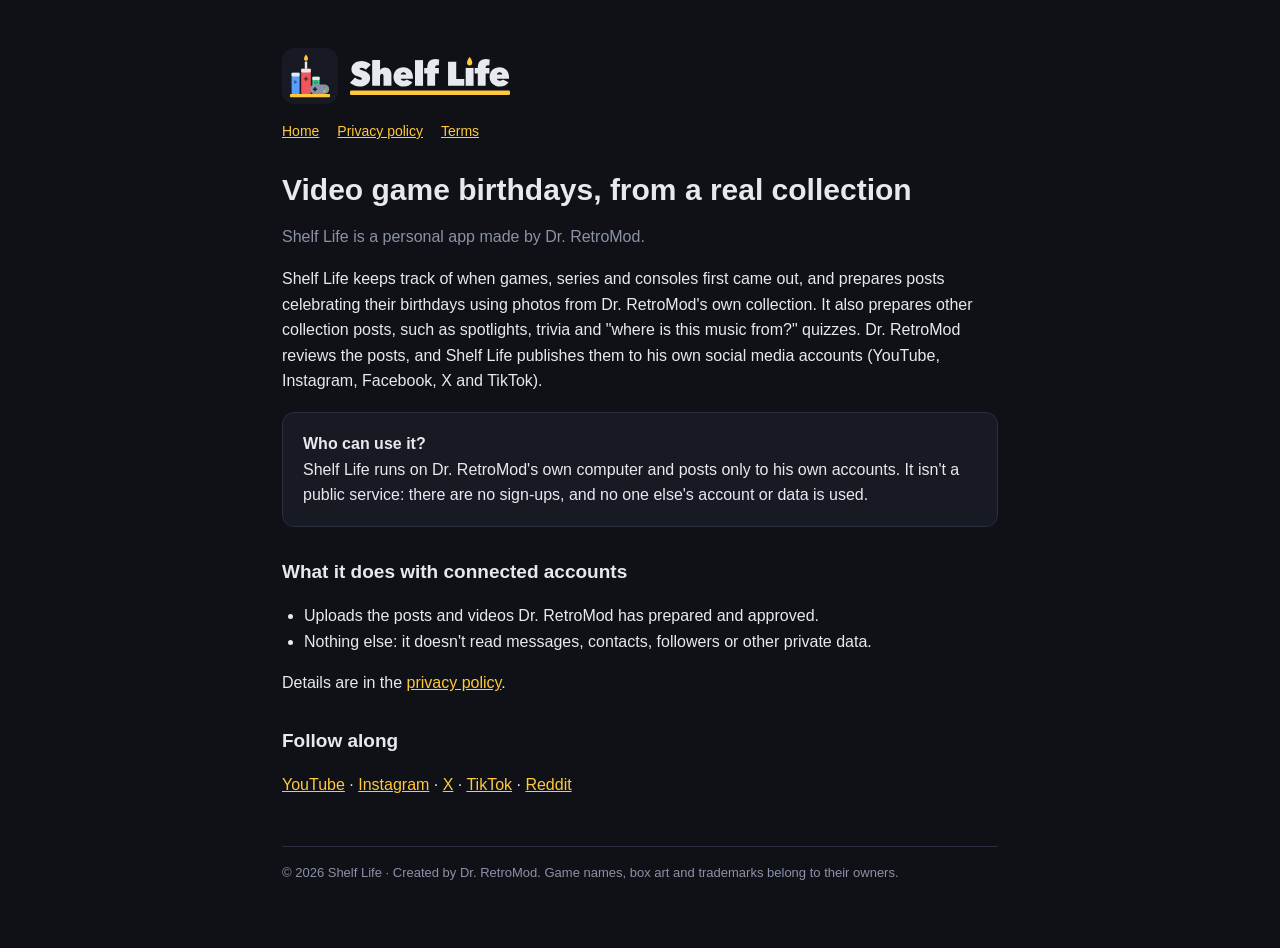
<file: index.html>
<!doctype html>
<html lang="en-GB">
<head>
  <meta charset="utf-8">
  <meta name="viewport" content="width=device-width, initial-scale=1">
  <title>Shelf Life · by Dr. RetroMod</title>
  <meta name="description" content="Shelf Life is Dr. RetroMod's personal app for posting video game, series and console birthdays with photos from his own collection.">
  <link rel="icon" href="logo.svg">
  <link rel="stylesheet" href="style.css?v=2">
</head>
<body>
<main>
  <header><a href="./" class="brand"><img src="logo.svg" alt="" class="mark"><img src="wordmark.svg" alt="Shelf Life" class="word"></a></header>
  <nav><a href="./">Home</a><a href="privacy.html">Privacy policy</a><a href="terms.html">Terms</a></nav>

  <h1>Video game birthdays, from a real collection</h1>
  <p class="muted">Shelf Life is a personal app made by Dr. RetroMod.</p>

  <p>Shelf Life keeps track of when games, series and consoles first came out, and prepares posts celebrating their
    birthdays using photos from Dr. RetroMod's own collection. It also prepares other collection posts, such as
    spotlights, trivia and "where is this music from?" quizzes. Dr. RetroMod reviews the posts, and Shelf Life
    publishes them to his own social media accounts (YouTube, Instagram, Facebook, X and TikTok).</p>

  <div class="card">
    <b>Who can use it?</b><br>
    Shelf Life runs on Dr. RetroMod's own computer and posts only to his own accounts. It isn't a public service:
    there are no sign-ups, and no one else's account or data is used.
  </div>

  <h2>What it does with connected accounts</h2>
  <ul>
    <li>Uploads the posts and videos Dr. RetroMod has prepared and approved.</li>
    <li>Nothing else: it doesn't read messages, contacts, followers or other private data.</li>
  </ul>
  <p>Details are in the <a href="privacy.html">privacy policy</a>.</p>

  <h2>Follow along</h2>
  <p><a href="https://www.youtube.com/@Dr.RetroMod">YouTube</a> ·
    <a href="https://www.instagram.com/dr.retromod/">Instagram</a> ·
    <a href="https://x.com/Dr_RetroMod">X</a> ·
    <a href="https://www.tiktok.com/@dr_retromod">TikTok</a> ·
    <a href="https://www.reddit.com/user/Dr_RetroMod/">Reddit</a></p>

  <footer>© 2026 Shelf Life · Created by Dr. RetroMod. Game names, box art and trademarks belong to their owners.</footer>
</main>
</body>
</html>
</file>
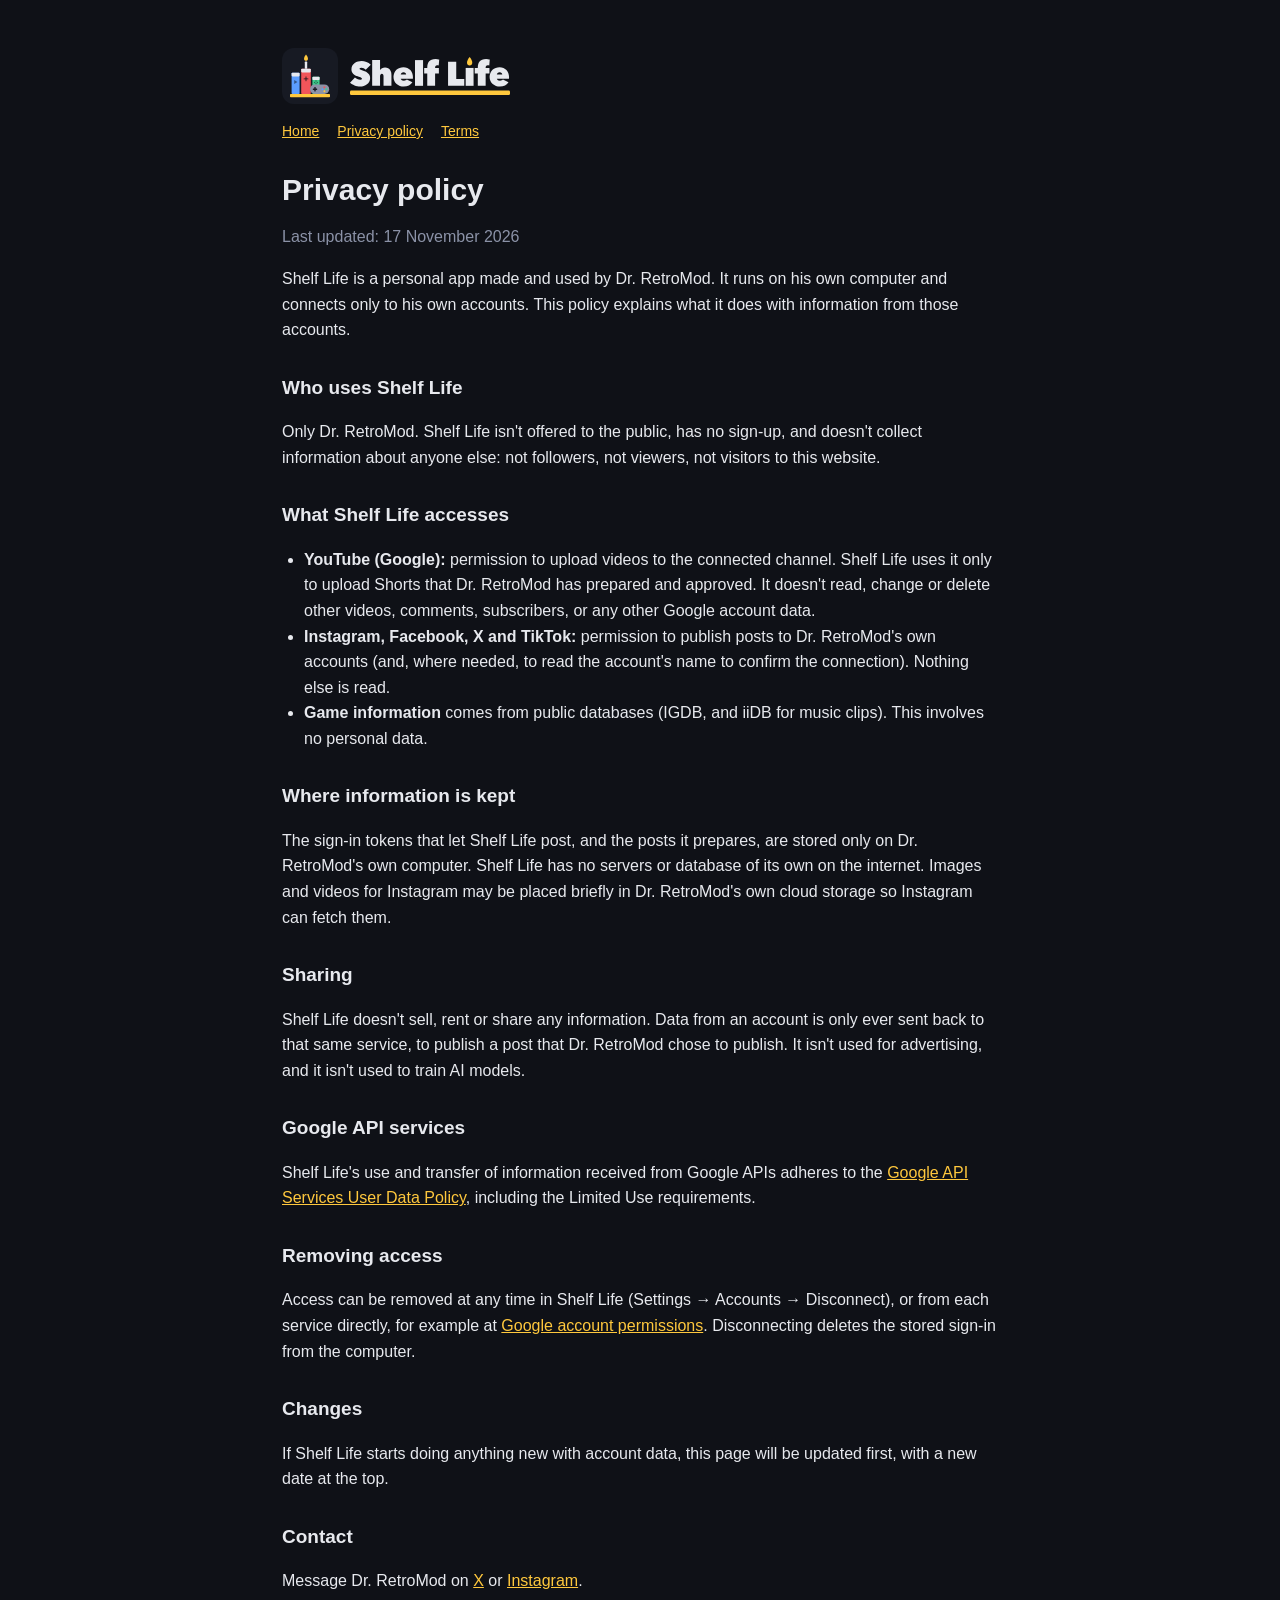
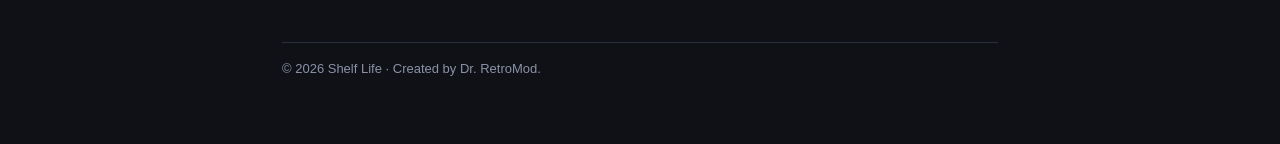
<file: privacy.html>
<!doctype html>
<html lang="en-GB">
<head>
  <meta charset="utf-8">
  <meta name="viewport" content="width=device-width, initial-scale=1">
  <title>Privacy policy · Shelf Life</title>
  <link rel="icon" href="logo.svg">
  <link rel="stylesheet" href="style.css?v=2">
</head>
<body>
<main>
  <header><a href="./" class="brand"><img src="logo.svg" alt="" class="mark"><img src="wordmark.svg" alt="Shelf Life" class="word"></a></header>
  <nav><a href="./">Home</a><a href="privacy.html">Privacy policy</a><a href="terms.html">Terms</a></nav>

  <h1>Privacy policy</h1>
  <p class="muted">Last updated: 17 November 2026</p>

  <p>Shelf Life is a personal app made and used by Dr. RetroMod. It runs on his own computer and connects only to
    his own accounts. This policy explains what it does with information from those accounts.</p>

  <h2>Who uses Shelf Life</h2>
  <p>Only Dr. RetroMod. Shelf Life isn't offered to the public, has no sign-up, and doesn't collect information about
    anyone else: not followers, not viewers, not visitors to this website.</p>

  <h2>What Shelf Life accesses</h2>
  <ul>
    <li><b>YouTube (Google):</b> permission to upload videos to the connected channel. Shelf Life uses it only to upload
      Shorts that Dr. RetroMod has prepared and approved. It doesn't read, change or delete other videos, comments,
      subscribers, or any other Google account data.</li>
    <li><b>Instagram, Facebook, X and TikTok:</b> permission to publish posts to Dr. RetroMod's own accounts (and,
      where needed, to read the account's name to confirm the connection). Nothing else is read.</li>
    <li><b>Game information</b> comes from public databases (IGDB, and iiDB for music clips). This involves no personal
      data.</li>
  </ul>

  <h2>Where information is kept</h2>
  <p>The sign-in tokens that let Shelf Life post, and the posts it prepares, are stored only on Dr. RetroMod's own
    computer. Shelf Life has no servers or database of its own on the internet. Images and videos for Instagram may be
    placed briefly in Dr. RetroMod's own cloud storage so Instagram can fetch them.</p>

  <h2>Sharing</h2>
  <p>Shelf Life doesn't sell, rent or share any information. Data from an account is only ever sent back to that same
    service, to publish a post that Dr. RetroMod chose to publish. It isn't used for advertising, and it isn't used to
    train AI models.</p>

  <h2>Google API services</h2>
  <p>Shelf Life's use and transfer of information received from Google APIs adheres to the
    <a href="https://developers.google.com/terms/api-services-user-data-policy">Google API Services User Data Policy</a>,
    including the Limited Use requirements.</p>

  <h2>Removing access</h2>
  <p>Access can be removed at any time in Shelf Life (Settings → Accounts → Disconnect), or from each service directly,
    for example at <a href="https://myaccount.google.com/permissions">Google account permissions</a>. Disconnecting
    deletes the stored sign-in from the computer.</p>

  <h2>Changes</h2>
  <p>If Shelf Life starts doing anything new with account data, this page will be updated first, with a new date at
    the top.</p>

  <h2>Contact</h2>
  <p>Message Dr. RetroMod on <a href="https://x.com/Dr_RetroMod">X</a> or
    <a href="https://www.instagram.com/dr.retromod/">Instagram</a>.</p>

  <footer>© 2026 Shelf Life · Created by Dr. RetroMod.</footer>
</main>
</body>
</html>
</file>
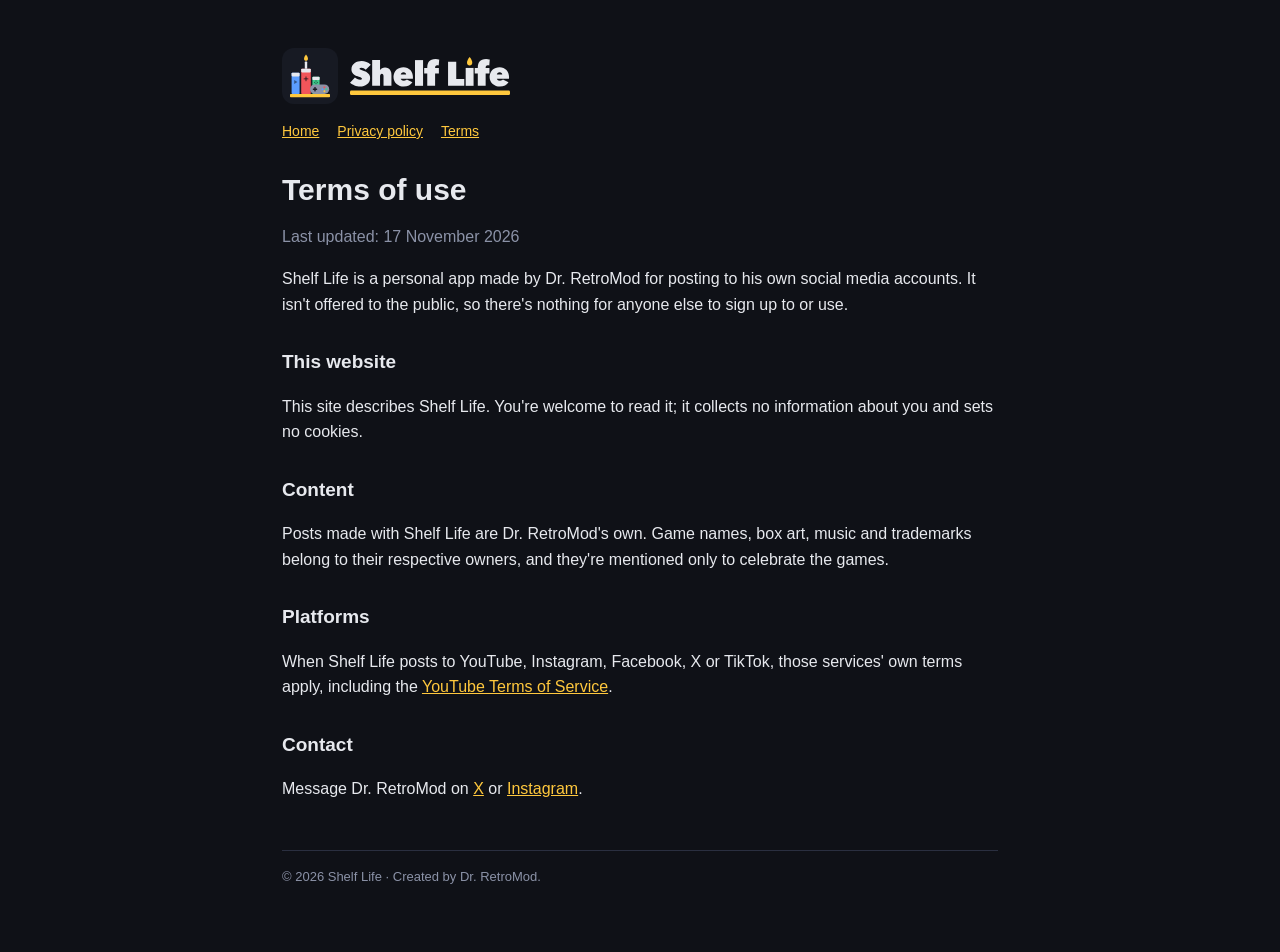
<file: terms.html>
<!doctype html>
<html lang="en-GB">
<head>
  <meta charset="utf-8">
  <meta name="viewport" content="width=device-width, initial-scale=1">
  <title>Terms · Shelf Life</title>
  <link rel="icon" href="logo.svg">
  <link rel="stylesheet" href="style.css?v=2">
</head>
<body>
<main>
  <header><a href="./" class="brand"><img src="logo.svg" alt="" class="mark"><img src="wordmark.svg" alt="Shelf Life" class="word"></a></header>
  <nav><a href="./">Home</a><a href="privacy.html">Privacy policy</a><a href="terms.html">Terms</a></nav>

  <h1>Terms of use</h1>
  <p class="muted">Last updated: 17 November 2026</p>

  <p>Shelf Life is a personal app made by Dr. RetroMod for posting to his own social media accounts. It isn't offered
    to the public, so there's nothing for anyone else to sign up to or use.</p>

  <h2>This website</h2>
  <p>This site describes Shelf Life. You're welcome to read it; it collects no information about you and sets no
    cookies.</p>

  <h2>Content</h2>
  <p>Posts made with Shelf Life are Dr. RetroMod's own. Game names, box art, music and trademarks belong to their
    respective owners, and they're mentioned only to celebrate the games.</p>

  <h2>Platforms</h2>
  <p>When Shelf Life posts to YouTube, Instagram, Facebook, X or TikTok, those services' own terms apply,
    including the <a href="https://www.youtube.com/t/terms">YouTube Terms of Service</a>.</p>

  <h2>Contact</h2>
  <p>Message Dr. RetroMod on <a href="https://x.com/Dr_RetroMod">X</a> or
    <a href="https://www.instagram.com/dr.retromod/">Instagram</a>.</p>

  <footer>© 2026 Shelf Life · Created by Dr. RetroMod.</footer>
</main>
</body>
</html>
</file>
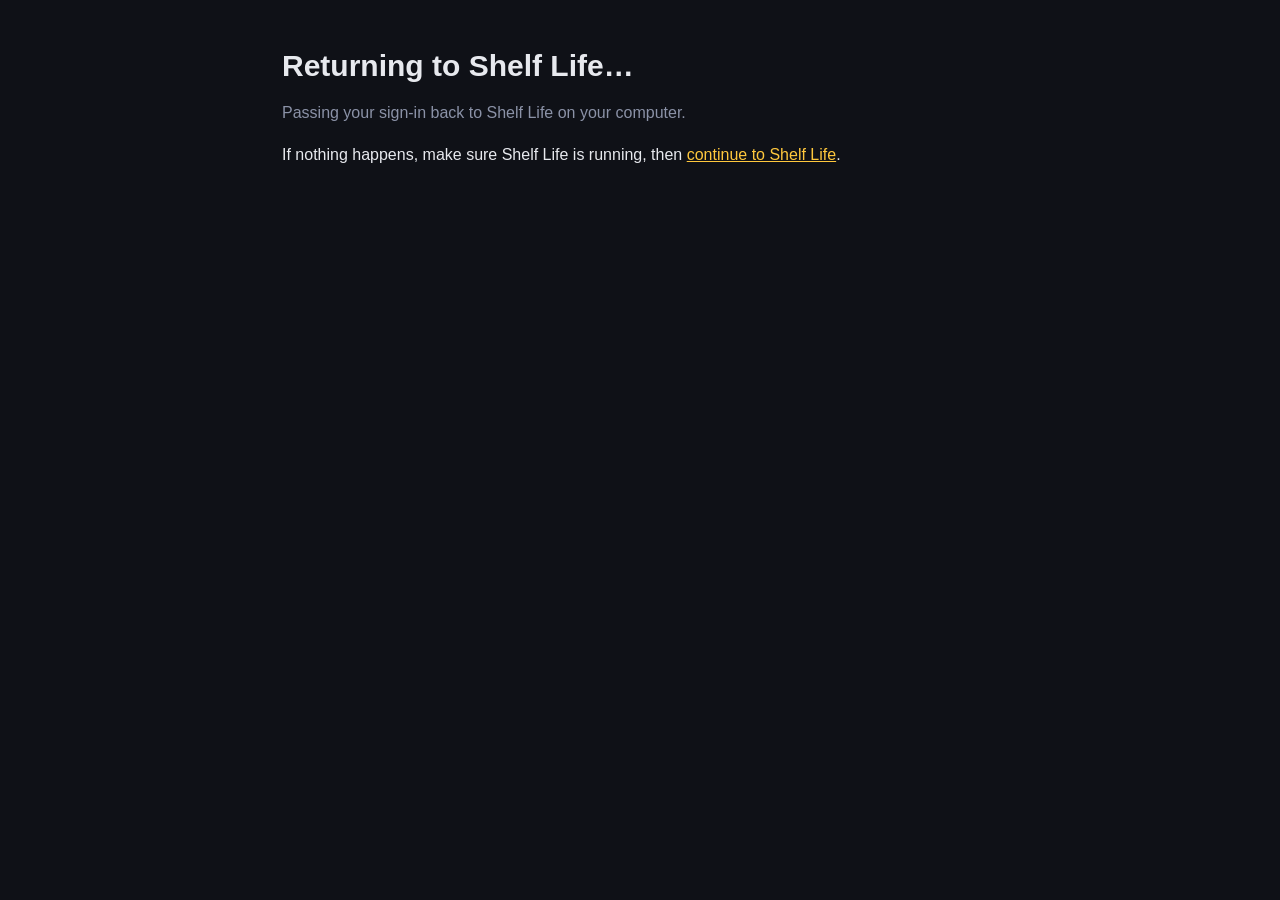
<file: oauth/meta.html>
<!doctype html>
<html lang="en-GB"><head><meta charset="utf-8"><meta name="viewport" content="width=device-width, initial-scale=1">
<meta name="robots" content="noindex"><title>Returning to Shelf Life…</title><link rel="stylesheet" href="../style.css?v=2"></head>
<body><main>
  <h1>Returning to Shelf Life…</h1>
  <p class="muted">Passing your sign-in back to Shelf Life on your computer.</p>
  <p>If nothing happens, make sure Shelf Life is running, then <a id="go" href="#">continue to Shelf Life</a>.</p>
</main><script src="relay.js"></script></body></html>
</file>
<file: style.css>
:root { --bg: #0f1117; --panel: #171a23; --line: #2a2f40; --text: #e7e9ee; --muted: #8b92a7; --accent: #ffc83d; }
* { box-sizing: border-box; }
body { margin: 0; background: var(--bg); color: var(--text); font: 16px/1.6 -apple-system, BlinkMacSystemFont, "Segoe UI", Roboto, sans-serif; }
main { max-width: 760px; margin: 0 auto; padding: 48px 22px 64px; }
header { display: flex; align-items: center; gap: 14px; margin-bottom: 28px; }
header .brand { display: inline-flex; align-items: center; gap: 12px; text-decoration: none; }
header .mark { width: 56px; height: 56px; }
header .word { height: 38px; width: auto; }
nav { display: flex; gap: 18px; margin: -12px 0 30px; font-size: 14px; }
a { color: var(--accent); }
h1 { font-size: 30px; line-height: 1.2; margin: 0 0 8px; }
h2 { font-size: 19px; margin: 30px 0 8px; }
.muted { color: var(--muted); }
.card { background: var(--panel); border: 1px solid var(--line); border-radius: 12px; padding: 18px 20px; margin: 18px 0; }
ul { padding-left: 22px; }
footer { margin-top: 48px; padding-top: 16px; border-top: 1px solid var(--line); font-size: 13px; color: var(--muted); }
</file>
